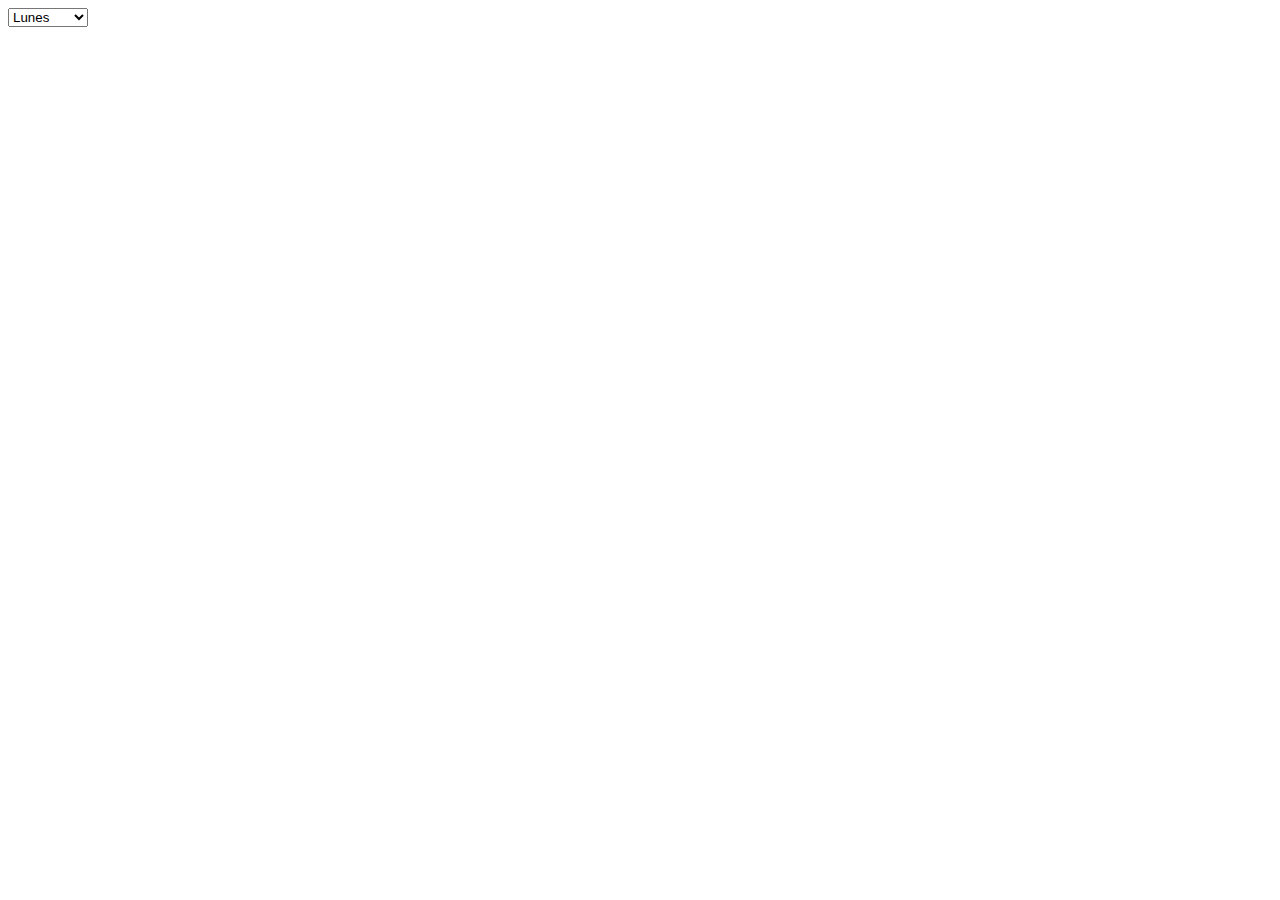
<file: proyecto/index2.html>
<!DOCTYPE html>
<!-- Copyright (c) 2016, Nebil Kawas García

   - This source code is subject to the terms of the Mozilla Public License.
   - If a copy of the MPL2 was not distributed with this file,
   - You can obtain one at <https://mozilla.org/MPL/2.0/>. -->

<html>
  <head>
    <meta charset='utf-8'>
    <title>d3js-demo</title>
    <!-- Agregamos la librería D3.js (minimizada) desde su sitio web. -->
    <script src='https://d3js.org/d3.v4.min.js' charset='utf-8'></script>
    <script src="https://d3js.org/d3-scale-chromatic.v1.min.js" charset='utf-8'></script>
  </head>

  <body>

    <div>
      <select id='dow-selector'>
        <option value="0">Lunes</option>
        <option value="1">Martes</option>
        <option value="2">Miercoles</option>
        <option value="3">Jueves</option>
        <option value="4">Viernes</option>
        <option value="5">Sabado</option>
        <option value="6">Domingo</option>
      </select>
    </div>
    <script src='scripts/heatmap_app.js' charset = 'utf-8'></script>
    <!-- <script src='scripts/util.js' charset = 'utf-8'></script> -->

  </body>
</html>
</file>
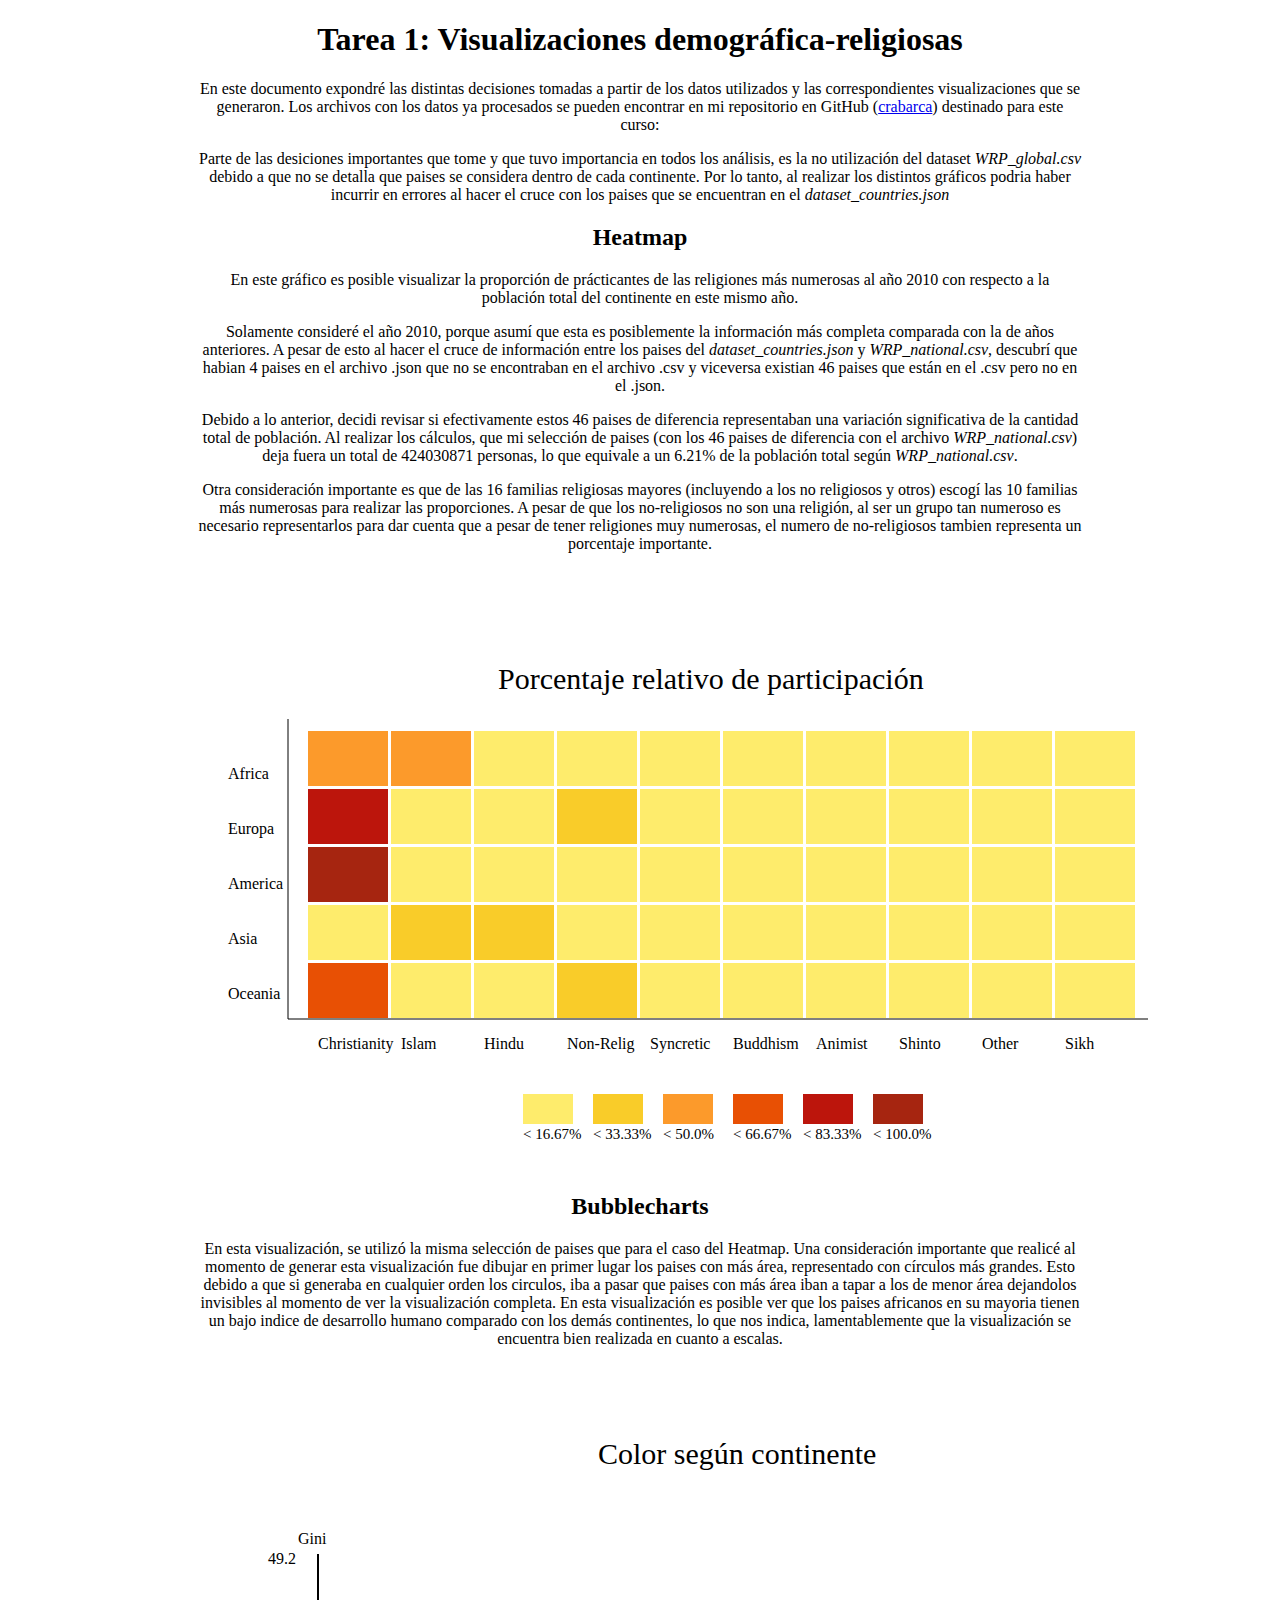
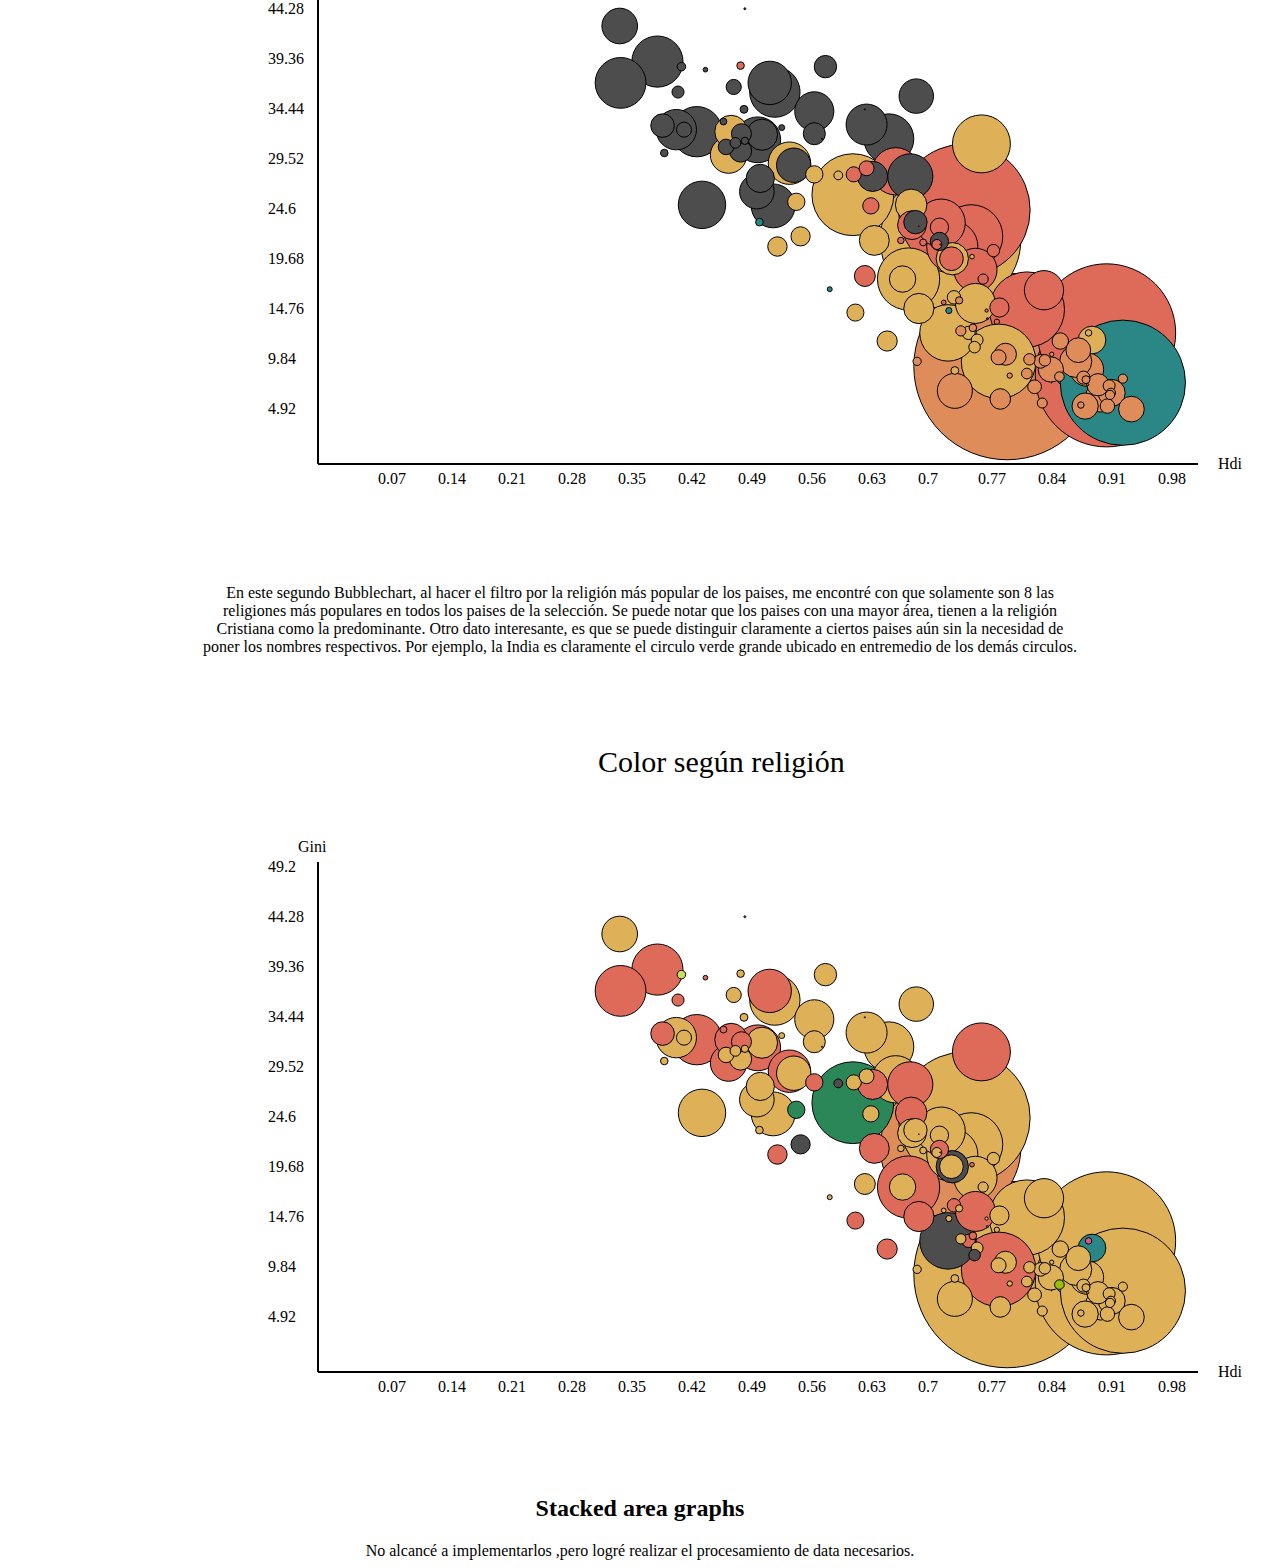
<file: T1/embed.html>
<!DOCTYPE html>
<html>

<head>
  <meta charset='utf-8'>
  <title>test</title>
  <link href='embed.css' rel='stylesheet'>
</head>
<style>

</style>

<body>
  <div class="header">
    <h1> Tarea 1: Visualizaciones demográfica-religiosas </h1>
  </div>
  <div class="content">
    <p>
      En este documento expondré las distintas decisiones tomadas a partir de los datos
      utilizados y las correspondientes visualizaciones que se generaron. 
      Los archivos con los datos ya procesados se pueden encontrar en mi repositorio en GitHub
      (<a href = "https://github.com/PUC-Infovis/crabarca-IIC2026/tree/master/T1/processed_data">crabarca</a>) 
      destinado para este curso:   
    </p>
    <p>
      Parte de las desiciones importantes que tome y que tuvo importancia en todos los análisis, es 
      la no utilización del dataset <em>WRP_global.csv</em> debido a que no se detalla que paises se considera dentro de 
      cada continente. Por lo tanto, al realizar los distintos gráficos podria haber incurrir en errores al hacer el cruce con los paises
      que se encuentran en el <em>dataset_countries.json</em>
    <h2> Heatmap </h2>
    <p>
      En este gráfico es posible visualizar la proporción de prácticantes de las religiones más numerosas al año 2010 con respecto a la población total 
      del continente en este mismo año. 
    </p>
    <p>
      Solamente consideré el año 2010, porque asumí que esta es posiblemente la información más completa comparada con la de años anteriores. 
      A pesar de esto al hacer el cruce de información entre los paises del <em>dataset_countries.json</em> y <em>WRP_national.csv</em>, descubrí que habian 4 paises 
      en el archivo .json que no se encontraban en el archivo .csv y viceversa existian 46 paises que están en el .csv pero no en el .json. 
    </p>
    </p>
    Debido a lo anterior, decidi revisar si efectivamente estos 46 paises de diferencia representaban una variación significativa de la cantidad total de población.
    Al realizar los cálculos, que mi selección de paises (con los 46 paises de diferencia con el archivo <em>WRP_national.csv</em>) deja fuera un total de 
    424030871 personas, lo que equivale a un 6.21% de la población total según  <em>WRP_national.csv</em>.
    </p>

    <p>
      Otra consideración importante es que de las 16 familias religiosas mayores (incluyendo a los no religiosos y otros) escogí las 10 familias más numerosas para 
      realizar las proporciones. A pesar de que los no-religiosos no son una religión, al ser un grupo tan numeroso es necesario representarlos para dar cuenta que a pesar
      de tener religiones muy numerosas, el numero de no-religiosos tambien representa un porcentaje importante.
    </p>
    <embed type="image/svg+xml" src="images/heatmap.svg" />
    <h2> Bubblecharts </h2>
    <p>
      En esta visualización, se utilizó la misma selección de paises que para el caso del Heatmap. 
      Una consideración importante que realicé al momento de generar esta visualización fue dibujar en primer lugar los paises con más área, representado con círculos más
      grandes. Esto debido a que si generaba en cualquier orden los circulos, iba a pasar que paises con más área iban a tapar a los de menor área dejandolos invisibles 
      al momento de ver la visualización completa. 
      En esta visualización es posible ver que los paises africanos en su mayoria tienen un bajo indice de desarrollo humano comparado con los demás continentes, lo que nos indica,
      lamentablemente que la visualización se encuentra bien realizada en cuanto a escalas. 
    </p>
    <embed type="image/svg+xml" src="images/bubblechart1.svg" />
    <p>
      En este segundo Bubblechart, al hacer el filtro por la religión más popular de los paises, me encontré con que solamente son 8 las religiones más populares en todos 
      los paises de la selección. Se puede notar que los paises con una mayor área, tienen a la religión Cristiana como la predominante. Otro dato interesante, es que 
      se puede distinguir claramente a ciertos paises aún sin la necesidad de poner los nombres respectivos. Por ejemplo, la India es claramente el circulo verde grande ubicado en 
      entremedio de los demás circulos. 
    </p>
    <embed type="image/svg+xml" src="images/bubblechart2.svg" />
    <h2> Stacked area graphs </h2>
    No alcancé a implementarlos ,pero logré realizar el procesamiento de data necesarios.

  </div>
</body>

</html>
</file>
<file: T1/embed.css>
.header {
    text-align: center
}

.content {
    text-align: center;
    margin-right: 15%;
    margin-left: 15%
}
</file>
